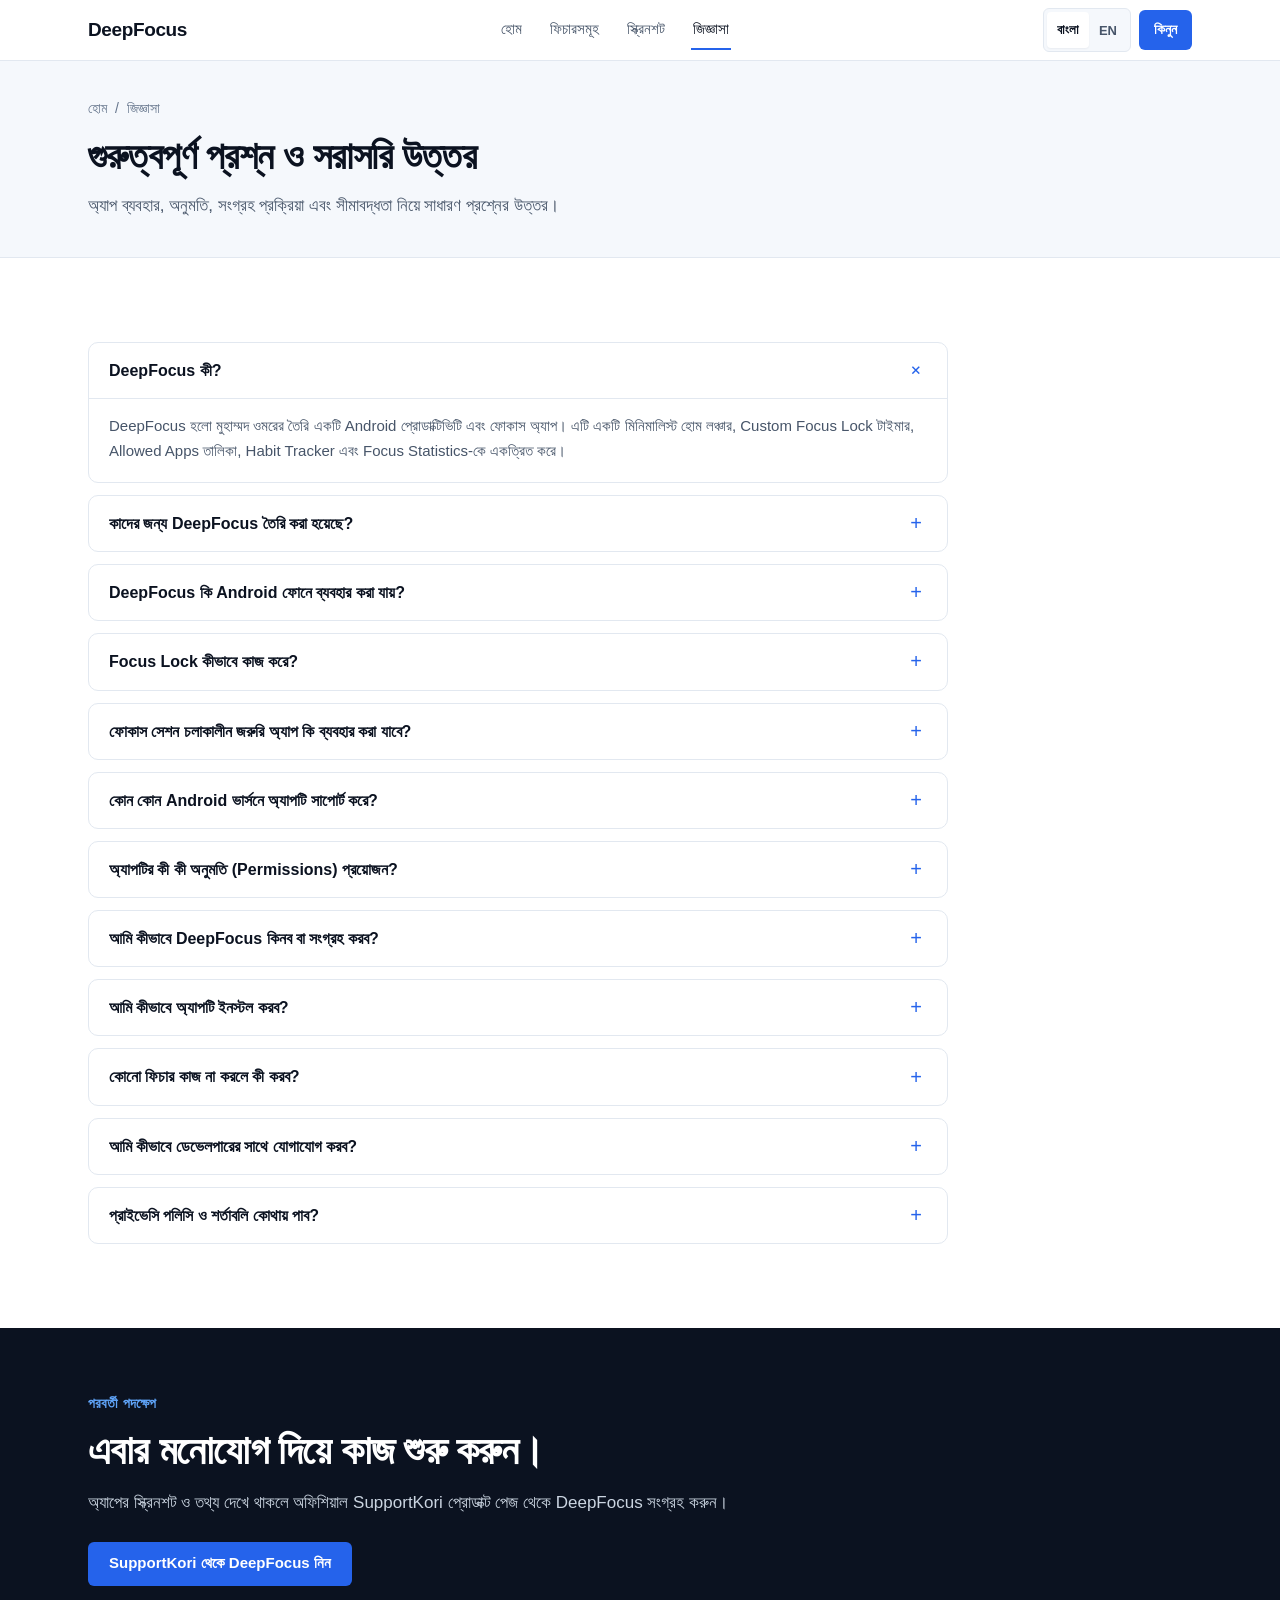
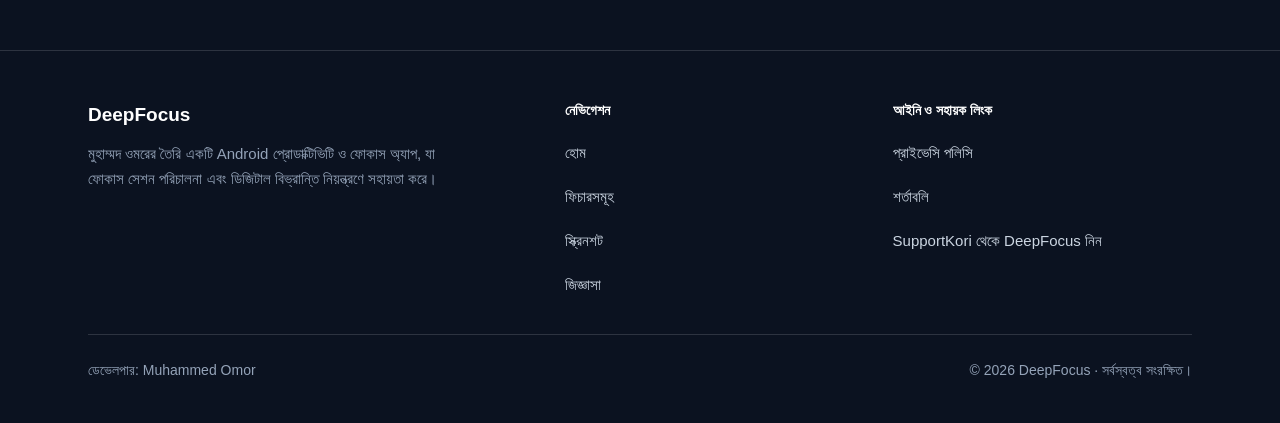
<file: faq.html>
<!doctype html>
<html lang="bn">
  <head>
    <meta charset="UTF-8" />
    <meta name="viewport" content="width=device-width, initial-scale=1.0" />
    <title>DeepFocus জিজ্ঞাসা (FAQ) – Focus Lock, Android সাপোর্ট ও সংগ্রহ তথ্য</title>
    <meta
      name="description"
      content="DeepFocus Android অ্যাপ সম্পর্কে সচরাচর জিজ্ঞাসিত প্রশ্নের সরাসরি ও সৎ উত্তর।"
    />
    <meta name="author" content="Muhammed Omor" />
    <meta name="theme-color" content="#0B1220" />

    <link rel="canonical" href="https://deepfocus.asf.run/faq.html" />

    <meta property="og:type" content="website" />
    <meta property="og:site_name" content="DeepFocus" />
    <meta property="og:url" content="https://deepfocus.asf.run/faq.html" />
    <meta property="og:locale" content="bn_BD" />
    <meta property="og:locale:alternate" content="en_BD" />
    <meta property="og:title" content="DeepFocus জিজ্ঞাসা (FAQ) – Focus Lock, Android সাপোর্ট ও সংগ্রহ তথ্য" />
    <meta
      property="og:description"
      content="DeepFocus Android অ্যাপ সম্পর্কে সচরাচর জিজ্ঞাসিত প্রশ্নের সরাসরি ও সৎ উত্তর।"
    />
    <meta property="og:image" content="https://pockethostbd.github.io/drive-one/picture/mockup-1.png" />

    <link rel="stylesheet" href="assets/css/style.css" />

    <!-- FAQPage Schema.org (Verified Facts Only) -->
    <script type="application/ld+json">
      {
        "@context": "https://schema.org",
        "@type": "FAQPage",
        "mainEntity": [
          {
            "@type": "Question",
            "name": "DeepFocus কী?",
            "acceptedAnswer": {
              "@type": "Answer",
              "text": "DeepFocus হলো মুহাম্মদ ওমরের তৈরি একটি Android প্রোডাক্টিভিটি এবং ফোকাস অ্যাপ। এটি একটি মিনিমালিস্ট হোম লঞ্চার, Custom Focus Lock টাইমার, Allowed Apps তালিকা, Habit Tracker এবং Focus Statistics-কে একত্রিত করে।"
            }
          },
          {
            "@type": "Question",
            "name": "DeepFocus কি Android ফোনে ব্যবহার করা যায়?",
            "acceptedAnswer": {
              "@type": "Answer",
              "text": "হ্যাঁ, DeepFocus Android ডিভাইসের জন্য তৈরি এবং এর অফিশিয়াল SupportKori প্রোডাক্ট পেজের মাধ্যমে এটি সংগ্রহ করা যায়।"
            }
          },
          {
            "@type": "Question",
            "name": "Focus Lock কীভাবে কাজ করে?",
            "acceptedAnswer": {
              "@type": "Answer",
              "text": "Focus Lock চালু করলে নির্ধারিত কাউন্টডাউন টাইমার শেষ না হওয়া পর্যন্ত অ্যাপের ভেতর থেকে লঞ্চার বের হওয়া ও অপ্রয়োজনীয় অ্যাপ সুইচিং নিয়ন্ত্রণ লক থাকে। তবে এটি Android সিস্টেমের স্ট্যান্ডার্ড ফ্রেমওয়ার্ক নীতিমালার অধীনে কাজ করে।"
            }
          },
          {
            "@type": "Question",
            "name": "ফোকাস সেশন চলাকালীন জরুরি অ্যাপ কি ব্যবহার করা যাবে?",
            "acceptedAnswer": {
              "@type": "Answer",
              "text": "হ্যাঁ। Allowed Apps During Focus ফিচারের মাধ্যমে সেশন শুরু করার আগেই জরুরি অ্যাপ নির্বাচন করে চালু রাখা যায়।"
            }
          },
          {
            "@type": "Question",
            "name": "আমি কীভাবে DeepFocus কিনব বা সংগ্রহ করব?",
            "acceptedAnswer": {
              "@type": "Answer",
              "text": "অফিশিয়াল SupportKori পেজ https://www.supportkori.com/muhammedomor/extras/deepfocus-app-ts3g ভিজিট করে বর্তমান মূল্য ও অ্যাক্সেস প্রক্রিয়া অনুসরণ করুন।"
            }
          }
        ]
      }
    </script>
  </head>
  <body data-page="faq">
    <a class="skip-link" href="#main-content" data-i18n="skip.content">মূল অংশে যান</a>

    <header class="site-header">
      <div class="container header-inner">
        <a href="index.html" class="brand-wordmark">DeepFocus</a>

        <nav class="desktop-nav" aria-label="প্রধান নেভিগেশন" data-i18n-aria-label="nav.primaryLabel">
          <a href="index.html" class="nav-link" data-i18n="nav.home">হোম</a>
          <a href="features.html" class="nav-link" data-i18n="nav.features">ফিচারসমূহ</a>
          <a href="index.html#screenshots" class="nav-link" data-i18n="nav.screenshots">স্ক্রিনশট</a>
          <a href="faq.html" class="nav-link" aria-current="page" data-i18n="nav.faq">জিজ্ঞাসা</a>
        </nav>

        <div class="header-actions">
          <div class="lang-switch" role="group" aria-label="ভাষা পরিবর্তন" data-i18n-aria-label="nav.langLabel">
            <button type="button" class="lang-btn" data-lang-switch="bn" aria-pressed="true">বাংলা</button>
            <button type="button" class="lang-btn" data-lang-switch="en" aria-pressed="false">EN</button>
          </div>

          <a
            href="https://www.supportkori.com/muhammedomor/extras/deepfocus-app-ts3g"
            target="_blank"
            rel="noopener noreferrer"
            class="btn btn-primary btn-sm header-cta"
            data-i18n="nav.buy"
          >কিনুন</a>

          <button
            type="button"
            id="menu-toggle"
            class="menu-toggle"
            aria-expanded="false"
            aria-controls="mobile-menu"
            aria-label="নেভিগেশন মেনু খুলুন"
          >
            <svg width="22" height="22" viewBox="0 0 24 24" fill="none" stroke="currentColor" stroke-width="2" stroke-linecap="round" aria-hidden="true">
              <line x1="3" y1="6" x2="21" y2="6"></line>
              <line x1="3" y1="12" x2="21" y2="12"></line>
              <line x1="3" y1="18" x2="21" y2="18"></line>
            </svg>
          </button>
        </div>
      </div>

      <div id="mobile-menu" class="mobile-menu" hidden>
        <ul class="mobile-nav-list">
          <li><a href="index.html" class="mobile-nav-link" data-i18n="nav.home">হোম</a></li>
          <li><a href="features.html" class="mobile-nav-link" data-i18n="nav.features">ফিচারসমূহ</a></li>
          <li><a href="index.html#screenshots" class="mobile-nav-link" data-i18n="nav.screenshots">স্ক্রিনশট</a></li>
          <li><a href="faq.html" class="mobile-nav-link" aria-current="page" data-i18n="nav.faq">জিজ্ঞাসা</a></li>
          <li><a href="privacy.html" class="mobile-nav-link" data-i18n="nav.privacy">প্রাইভেসি পলিসি</a></li>
          <li><a href="terms.html" class="mobile-nav-link" data-i18n="nav.terms">শর্তাবলি</a></li>
        </ul>
        <a
          href="https://www.supportkori.com/muhammedomor/extras/deepfocus-app-ts3g"
          target="_blank"
          rel="noopener noreferrer"
          class="btn btn-primary"
          data-i18n="hero.ctaPrimary"
        >DeepFocus কিনুন</a>
      </div>
    </header>

    <main id="main-content">
      <section class="page-hero">
        <div class="container">
          <nav class="breadcrumb" aria-label="ব্রেডক্রাম্ব" data-i18n-aria-label="nav.breadcrumb">
            <a href="index.html" data-i18n="nav.home">হোম</a>
            <span aria-hidden="true">/</span>
            <span data-i18n="nav.faq">জিজ্ঞাসা</span>
          </nav>
          <h1 class="page-title" data-i18n="faq.title">গুরুত্বপূর্ণ প্রশ্ন ও সরাসরি উত্তর</h1>
          <p class="section-lead" data-i18n="faq.lead">
            অ্যাপ ব্যবহার, অনুমতি, সংগ্রহ প্রক্রিয়া এবং সীমাবদ্ধতা নিয়ে সাধারণ প্রশ্নের উত্তর।
          </p>
        </div>
      </section>

      <section class="section">
        <div class="container">
          <div class="faq-list">
            <div class="faq-item">
              <button type="button" class="faq-question" aria-expanded="true" aria-controls="full-faq-1">
                <span data-i18n="faq.q1">DeepFocus কী?</span>
                <span class="faq-icon" aria-hidden="true">+</span>
              </button>
              <div id="full-faq-1" class="faq-panel">
                <p data-i18n="faq.a1">DeepFocus হলো মুহাম্মদ ওমরের তৈরি একটি Android প্রোডাক্টিভিটি এবং ফোকাস অ্যাপ। এটি একটি মিনিমালিস্ট হোম লঞ্চার, Custom Focus Lock টাইমার, Allowed Apps তালিকা, Habit Tracker এবং Focus Statistics-কে একত্রিত করে।</p>
              </div>
            </div>

            <div class="faq-item">
              <button type="button" class="faq-question" aria-expanded="false" aria-controls="full-faq-2">
                <span data-i18n="faq.q2">কাদের জন্য DeepFocus তৈরি করা হয়েছে?</span>
                <span class="faq-icon" aria-hidden="true">+</span>
              </button>
              <div id="full-faq-2" class="faq-panel" hidden>
                <p data-i18n="faq.a2">বাংলাদেশের স্কুল-কলেজ ও বিশ্ববিদ্যালয়ের শিক্ষার্থী, ভর্তি ও বিসিএস/চাকরি পরীক্ষার্থী, ফ্রিল্যান্সার, ডেভেলপার এবং যারা মোবাইলের অপ্রয়োজনীয় ব্যবহার কমিয়ে মনোযোগী অভ্যাস গড়তে চান—তাদের জন্য এটি তৈরি।</p>
              </div>
            </div>

            <div class="faq-item">
              <button type="button" class="faq-question" aria-expanded="false" aria-controls="full-faq-3">
                <span data-i18n="faq.q3">DeepFocus কি Android ফোনে ব্যবহার করা যায়?</span>
                <span class="faq-icon" aria-hidden="true">+</span>
              </button>
              <div id="full-faq-3" class="faq-panel" hidden>
                <p data-i18n="faq.a3">হ্যাঁ, DeepFocus Android ডিভাইসের জন্য তৈরি এবং এর অফিশিয়াল SupportKori প্রোডাক্ট পেজের মাধ্যমে এটি সংগ্রহ করা যায়।</p>
              </div>
            </div>

            <div class="faq-item">
              <button type="button" class="faq-question" aria-expanded="false" aria-controls="full-faq-4">
                <span data-i18n="faq.q4">Focus Lock কীভাবে কাজ করে?</span>
                <span class="faq-icon" aria-hidden="true">+</span>
              </button>
              <div id="full-faq-4" class="faq-panel" hidden>
                <p data-i18n="faq.a4">Focus Lock চালু করলে নির্ধারিত কাউন্টডাউন টাইমার শেষ না হওয়া পর্যন্ত অ্যাপের ভেতর থেকে লঞ্চার বের হওয়া ও অপ্রয়োজনীয় অ্যাপ সুইচিং নিয়ন্ত্রণ লক থাকে। তবে এটি Android সিস্টেমের স্ট্যান্ডার্ড ফ্রেমওয়ার্ক নীতিমালার অধীনে কাজ করে।</p>
              </div>
            </div>

            <div class="faq-item">
              <button type="button" class="faq-question" aria-expanded="false" aria-controls="full-faq-5">
                <span data-i18n="faq.q5">ফোকাস সেশন চলাকালীন জরুরি অ্যাপ কি ব্যবহার করা যাবে?</span>
                <span class="faq-icon" aria-hidden="true">+</span>
              </button>
              <div id="full-faq-5" class="faq-panel" hidden>
                <p data-i18n="faq.a5">হ্যাঁ। Allowed Apps During Focus ফিচারের মাধ্যমে সেশন শুরু করার আগেই আপনি জরুরি অ্যাপ (যেমন Phone, Messages, Maps বা পড়াশোনার অ্যাপ) নির্বাচন করে চালু রাখতে পারবেন।</p>
              </div>
            </div>

            <div class="faq-item">
              <button type="button" class="faq-question" aria-expanded="false" aria-controls="full-faq-6">
                <span data-i18n="faq.q6">কোন কোন Android ভার্সনে অ্যাপটি সাপোর্ট করে?</span>
                <span class="faq-icon" aria-hidden="true">+</span>
              </button>
              <div id="full-faq-6" class="faq-panel" hidden>
                <p data-i18n="faq.a6">সুনির্দিষ্ট নূন্যতম ও সর্বোচ্চ Android OS ভার্সনের তথ্য এই ওয়েবসাইটে নির্দিষ্ট করে দেওয়া হয়নি; সংগ্রহের আগে SupportKori প্রোডাক্ট পেজ বা ডেভেলপারের সাথে নিশ্চিত হয়ে নিন।</p>
              </div>
            </div>

            <div class="faq-item">
              <button type="button" class="faq-question" aria-expanded="false" aria-controls="full-faq-7">
                <span data-i18n="faq.q7">অ্যাপটির কী কী অনুমতি (Permissions) প্রয়োজন?</span>
                <span class="faq-icon" aria-hidden="true">+</span>
              </button>
              <div id="full-faq-7" class="faq-panel" hidden>
                <p data-i18n="faq.a7">স্ক্রিনশট ০৪ অনুযায়ী অ্যাপটি ডিফল্ট হোম লঞ্চার হিসেবে কনফিগার করতে হয়। ফোকাস লক ও স্ট্রিক্ট সেটিংস ব্লকারের জন্য অতিরিক্ত কোনো বিশেষ অনুমতির প্রয়োজন হলে তা অ্যাপ সেটআপের সময় প্রদর্শিত নির্দেশনা অনুযায়ী দিতে হয়।</p>
              </div>
            </div>

            <div class="faq-item">
              <button type="button" class="faq-question" aria-expanded="false" aria-controls="full-faq-8">
                <span data-i18n="faq.q8">আমি কীভাবে DeepFocus কিনব বা সংগ্রহ করব?</span>
                <span class="faq-icon" aria-hidden="true">+</span>
              </button>
              <div id="full-faq-8" class="faq-panel" hidden>
                <p data-i18n="faq.a8">এই ওয়েবসাইটের 'DeepFocus কিনুন' বা 'কিনুন' বাটনে ক্লিক করে অফিশিয়াল SupportKori পেজে যান এবং সেখানে দেওয়া বর্তমান মূল্য ও অ্যাক্সেস প্রক্রিয়া অনুসরণ করুন।</p>
              </div>
            </div>

            <div class="faq-item">
              <button type="button" class="faq-question" aria-expanded="false" aria-controls="full-faq-9">
                <span data-i18n="faq.q9">আমি কীভাবে অ্যাপটি ইনস্টল করব?</span>
                <span class="faq-icon" aria-hidden="true">+</span>
              </button>
              <div id="full-faq-9" class="faq-panel" hidden>
                <p data-i18n="faq.a9">SupportKori-তে সংগ্রহ সম্পন্ন করার পর আপনার SupportKori লাইব্রেরি বা ডাউনলোড অংশে দেওয়া অফিশিয়াল ফাইল ও ডেভেলপারের ইনস্টলেশন নির্দেশনা অনুসরণ করুন।</p>
              </div>
            </div>

            <div class="faq-item">
              <button type="button" class="faq-question" aria-expanded="false" aria-controls="full-faq-10">
                <span data-i18n="faq.q10">কোনো ফিচার কাজ না করলে কী করব?</span>
                <span class="faq-icon" aria-hidden="true">+</span>
              </button>
              <div id="full-faq-10" class="faq-panel" hidden>
                <p data-i18n="faq.a10">প্রথমে অ্যাপের Settings ট্যাব থেকে Launcher Configuration এবং Android Limitations অংশ দেখুন, এবং প্রয়োজনীয় অনুমতি ও ব্যাটারি অপটিমাইজেশন সেটিংস ঠিক আছে কি না যাচাই করুন।</p>
              </div>
            </div>

            <div class="faq-item">
              <button type="button" class="faq-question" aria-expanded="false" aria-controls="full-faq-11">
                <span data-i18n="faq.q11">আমি কীভাবে ডেভেলপারের সাথে যোগাযোগ করব?</span>
                <span class="faq-icon" aria-hidden="true">+</span>
              </button>
              <div id="full-faq-11" class="faq-panel" hidden>
                <p data-i18n="faq.a11">অফিশিয়াল SupportKori প্রোডাক্ট পেজে থাকা 'Contact seller' অপশনের মাধ্যমে ডেভেলপার মুহাম্মদ ওমরের সাথে যোগাযোগ করুন।</p>
              </div>
            </div>

            <div class="faq-item">
              <button type="button" class="faq-question" aria-expanded="false" aria-controls="full-faq-12">
                <span data-i18n="faq.q12">প্রাইভেসি পলিসি ও শর্তাবলি কোথায় পাব?</span>
                <span class="faq-icon" aria-hidden="true">+</span>
              </button>
              <div id="full-faq-12" class="faq-panel" hidden>
                <p data-i18n="faq.a12">এই ওয়েবসাইটের প্রাইভেসি পলিসি (privacy.html) এবং শর্তাবলি (terms.html) পেজে বিস্তারিত তথ্য দেওয়া আছে।</p>
              </div>
            </div>
          </div>
        </div>
      </section>

      <section class="cta-section surface-dark">
        <div class="container">
          <div class="cta-box">
            <span class="eyebrow" data-i18n="cta.eyebrow">পরবর্তী পদক্ষেপ</span>
            <h2 class="cta-title" data-i18n="cta.title">এবার মনোযোগ দিয়ে কাজ শুরু করুন।</h2>
            <p class="cta-desc" data-i18n="cta.desc">অ্যাপের স্ক্রিনশট ও তথ্য দেখে থাকলে অফিশিয়াল SupportKori প্রোডাক্ট পেজ থেকে DeepFocus সংগ্রহ করুন।</p>
            <a href="https://www.supportkori.com/muhammedomor/extras/deepfocus-app-ts3g" target="_blank" rel="noopener noreferrer" class="btn btn-primary" data-i18n="cta.button">SupportKori থেকে DeepFocus নিন</a>
          </div>
        </div>
      </section>
    </main>

    <footer class="site-footer">
      <div class="container">
        <div class="footer-grid">
          <div>
            <a href="index.html" class="footer-brand">DeepFocus</a>
            <p class="footer-desc" data-i18n="footer.desc">মুহাম্মদ ওমরের তৈরি একটি Android প্রোডাক্টিভিটি ও ফোকাস অ্যাপ, যা ফোকাস সেশন পরিচালনা এবং ডিজিটাল বিভ্রান্তি নিয়ন্ত্রণে সহায়তা করে।</p>
          </div>
          <div>
            <h3 class="footer-heading" data-i18n="footer.navHeading">নেভিগেশন</h3>
            <ul class="footer-links">
              <li><a href="index.html" data-i18n="nav.home">হোম</a></li>
              <li><a href="features.html" data-i18n="nav.features">ফিচারসমূহ</a></li>
              <li><a href="index.html#screenshots" data-i18n="nav.screenshots">স্ক্রিনশট</a></li>
              <li><a href="faq.html" data-i18n="nav.faq">জিজ্ঞাসা</a></li>
            </ul>
          </div>
          <div>
            <h3 class="footer-heading" data-i18n="footer.infoHeading">আইনি ও সহায়ক লিংক</h3>
            <ul class="footer-links">
              <li><a href="privacy.html" data-i18n="nav.privacy">প্রাইভেসি পলিসি</a></li>
              <li><a href="terms.html" data-i18n="nav.terms">শর্তাবলি</a></li>
              <li><a href="https://www.supportkori.com/muhammedomor/extras/deepfocus-app-ts3g" target="_blank" rel="noopener noreferrer" data-i18n="cta.button">SupportKori থেকে DeepFocus নিন</a></li>
            </ul>
          </div>
        </div>
        <div class="footer-bottom">
          <span data-i18n="footer.dev">ডেভেলপার: Muhammed Omor</span>
          <span>&copy; <span id="current-year">2026</span> DeepFocus · <span data-i18n="footer.rights">সর্বস্বত্ব সংরক্ষিত।</span></span>
        </div>
      </div>
    </footer>

    <script src="assets/js/main.js" defer></script>
  </body>
</html>
</file>
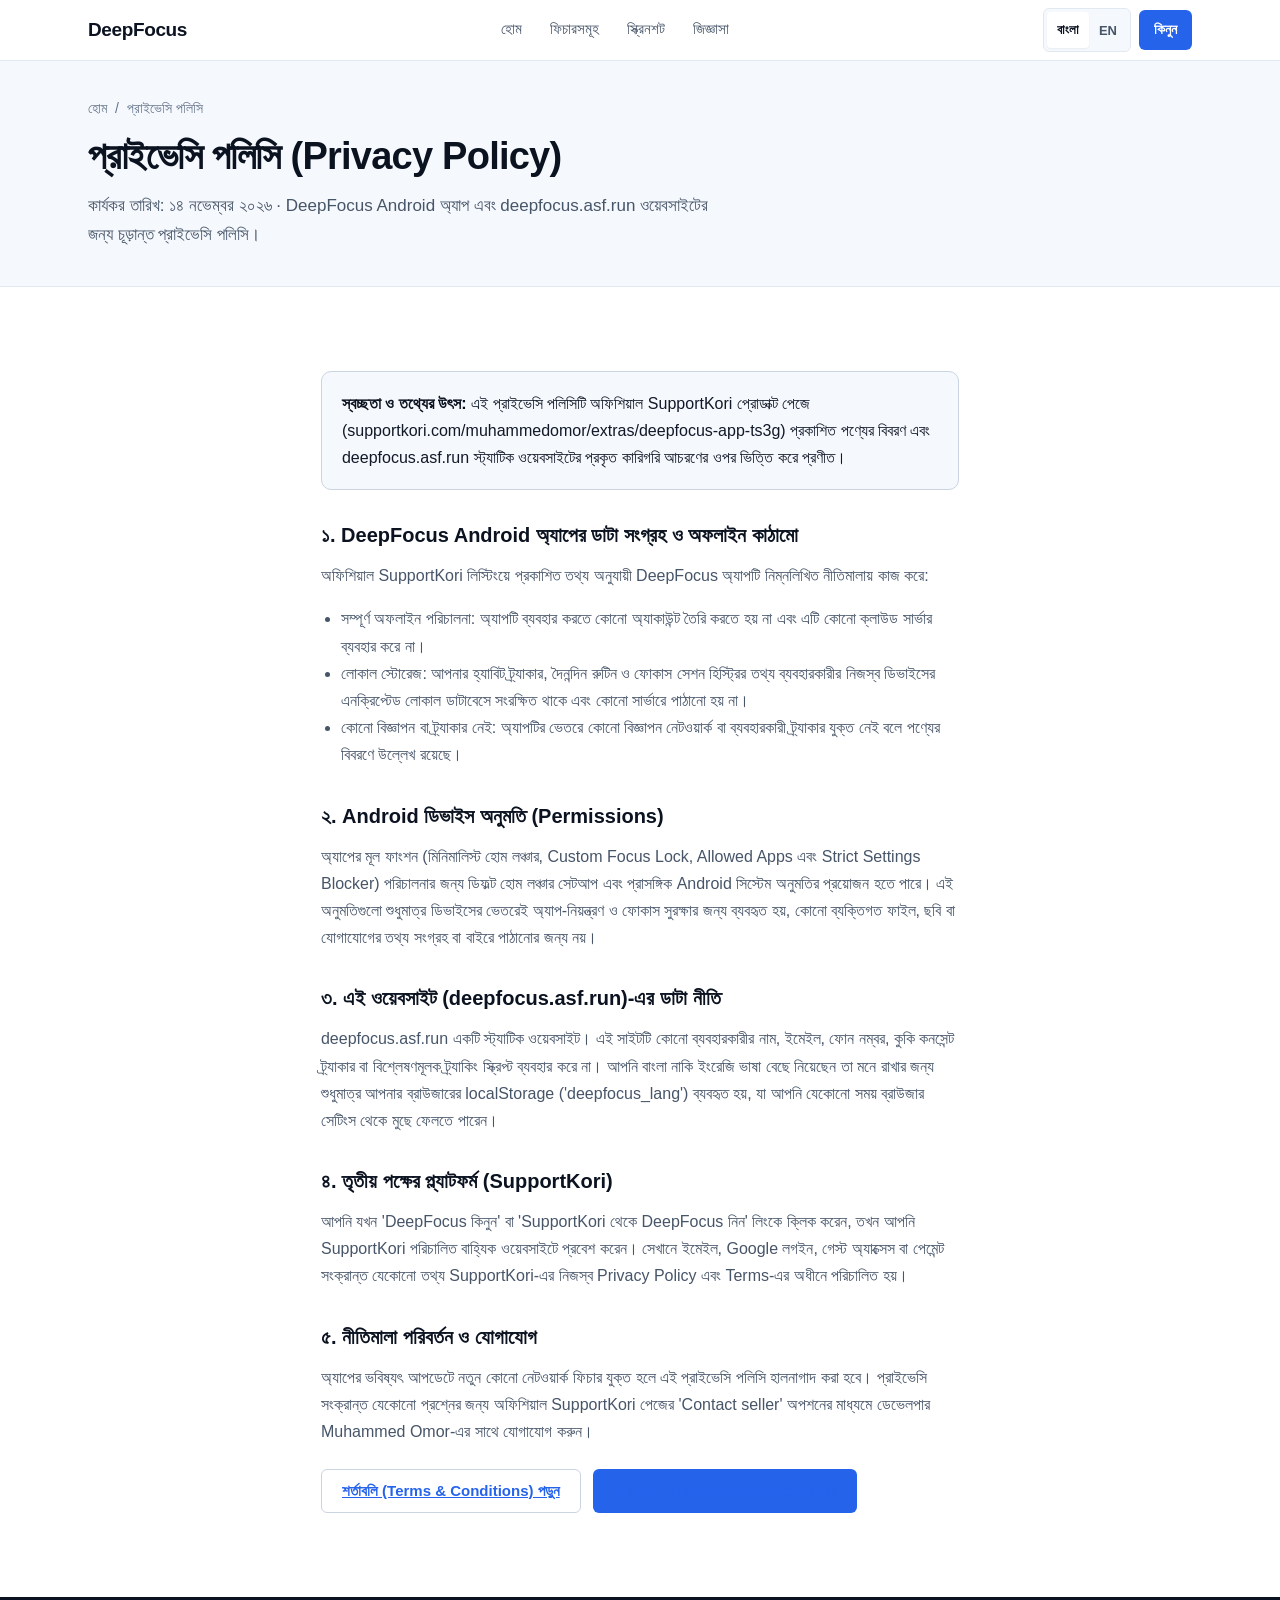
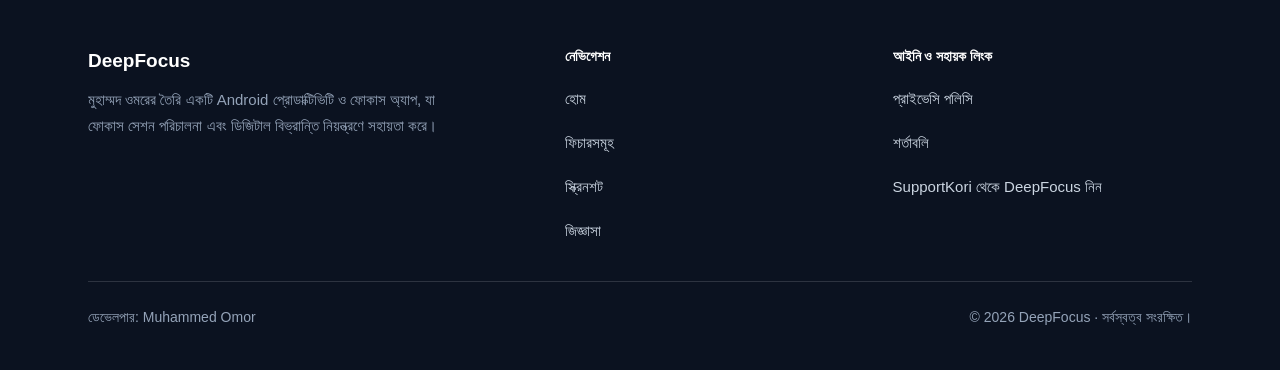
<file: privacy.html>
<!doctype html>
<html lang="bn">
  <head>
    <meta charset="UTF-8" />
    <meta name="viewport" content="width=device-width, initial-scale=1.0" />
    <title>প্রাইভেসি পলিসি – DeepFocus অ্যাপ ও ওয়েবসাইট</title>
    <meta
      name="description"
      content="DeepFocus Android অ্যাপ এবং deepfocus.asf.run ওয়েবসাইটের চূড়ান্ত প্রাইভেসি পলিসি ও ডাটা সুরক্ষা তথ্য।"
    />
    <meta name="author" content="Muhammed Omor" />
    <meta name="theme-color" content="#0B1220" />

    <link rel="canonical" href="https://deepfocus.asf.run/privacy.html" />

    <meta property="og:type" content="website" />
    <meta property="og:site_name" content="DeepFocus" />
    <meta property="og:url" content="https://deepfocus.asf.run/privacy.html" />
    <meta property="og:locale" content="bn_BD" />
    <meta property="og:locale:alternate" content="en_BD" />
    <meta property="og:title" content="প্রাইভেসি পলিসি – DeepFocus অ্যাপ ও ওয়েবসাইট" />
    <meta
      property="og:description"
      content="DeepFocus Android অ্যাপ এবং deepfocus.asf.run ওয়েবসাইটের চূড়ান্ত প্রাইভেসি পলিসি ও ডাটা সুরক্ষা তথ্য।"
    />

    <link rel="stylesheet" href="assets/css/style.css" />
  </head>
  <body data-page="privacy">
    <a class="skip-link" href="#main-content" data-i18n="skip.content">মূল অংশে যান</a>

    <header class="site-header">
      <div class="container header-inner">
        <a href="index.html" class="brand-wordmark">DeepFocus</a>

        <nav class="desktop-nav" aria-label="প্রধান নেভিগেশন" data-i18n-aria-label="nav.primaryLabel">
          <a href="index.html" class="nav-link" data-i18n="nav.home">হোম</a>
          <a href="features.html" class="nav-link" data-i18n="nav.features">ফিচারসমূহ</a>
          <a href="index.html#screenshots" class="nav-link" data-i18n="nav.screenshots">স্ক্রিনশট</a>
          <a href="faq.html" class="nav-link" data-i18n="nav.faq">জিজ্ঞাসা</a>
        </nav>

        <div class="header-actions">
          <div class="lang-switch" role="group" aria-label="ভাষা পরিবর্তন" data-i18n-aria-label="nav.langLabel">
            <button type="button" class="lang-btn" data-lang-switch="bn" aria-pressed="true">বাংলা</button>
            <button type="button" class="lang-btn" data-lang-switch="en" aria-pressed="false">EN</button>
          </div>

          <a
            href="https://www.supportkori.com/muhammedomor/extras/deepfocus-app-ts3g"
            target="_blank"
            rel="noopener noreferrer"
            class="btn btn-primary btn-sm header-cta"
            data-i18n="nav.buy"
          >কিনুন</a>

          <button
            type="button"
            id="menu-toggle"
            class="menu-toggle"
            aria-expanded="false"
            aria-controls="mobile-menu"
            aria-label="নেভিগেশন মেনু খুলুন"
          >
            <svg width="22" height="22" viewBox="0 0 24 24" fill="none" stroke="currentColor" stroke-width="2" stroke-linecap="round" aria-hidden="true">
              <line x1="3" y1="6" x2="21" y2="6"></line>
              <line x1="3" y1="12" x2="21" y2="12"></line>
              <line x1="3" y1="18" x2="21" y2="18"></line>
            </svg>
          </button>
        </div>
      </div>

      <div id="mobile-menu" class="mobile-menu" hidden>
        <ul class="mobile-nav-list">
          <li><a href="index.html" class="mobile-nav-link" data-i18n="nav.home">হোম</a></li>
          <li><a href="features.html" class="mobile-nav-link" data-i18n="nav.features">ফিচারসমূহ</a></li>
          <li><a href="index.html#screenshots" class="mobile-nav-link" data-i18n="nav.screenshots">স্ক্রিনশট</a></li>
          <li><a href="faq.html" class="mobile-nav-link" data-i18n="nav.faq">জিজ্ঞাসা</a></li>
          <li><a href="privacy.html" class="mobile-nav-link" aria-current="page" data-i18n="nav.privacy">প্রাইভেসি পলিসি</a></li>
          <li><a href="terms.html" class="mobile-nav-link" data-i18n="nav.terms">শর্তাবলি</a></li>
        </ul>
        <a
          href="https://www.supportkori.com/muhammedomor/extras/deepfocus-app-ts3g"
          target="_blank"
          rel="noopener noreferrer"
          class="btn btn-primary"
          data-i18n="hero.ctaPrimary"
        >DeepFocus কিনুন</a>
      </div>
    </header>

    <main id="main-content">
      <section class="page-hero">
        <div class="container">
          <nav class="breadcrumb" aria-label="ব্রেডক্রাম্ব" data-i18n-aria-label="nav.breadcrumb">
            <a href="index.html" data-i18n="nav.home">হোম</a>
            <span aria-hidden="true">/</span>
            <span data-i18n="nav.privacy">প্রাইভেসি পলিসি</span>
          </nav>
          <h1 class="page-title" data-i18n="privacyPage.title">প্রাইভেসি পলিসি (Privacy Policy)</h1>
          <p class="section-lead" data-i18n="privacyPage.lead">
            কার্যকর তারিখ: ১৪ নভেম্বর ২০২৬ · DeepFocus Android অ্যাপ এবং deepfocus.asf.run ওয়েবসাইটের জন্য চূড়ান্ত প্রাইভেসি পলিসি।
          </p>
        </div>
      </section>

      <section class="section">
        <div class="container prose-block">
          <div class="notice-box">
            <strong data-i18n="privacyPage.noticeTitle">স্বচ্ছতা ও তথ্যের উৎস:</strong>
            <span data-i18n="privacyPage.noticeBody">
              এই প্রাইভেসি পলিসিটি অফিশিয়াল SupportKori প্রোডাক্ট পেজে (supportkori.com/muhammedomor/extras/deepfocus-app-ts3g) প্রকাশিত পণ্যের বিবরণ এবং deepfocus.asf.run স্ট্যাটিক ওয়েবসাইটের প্রকৃত কারিগরি আচরণের ওপর ভিত্তি করে প্রণীত।
            </span>
          </div>

          <h2 data-i18n="privacyPage.h1">১. DeepFocus Android অ্যাপের ডাটা সংগ্রহ ও অফলাইন কাঠামো</h2>
          <p data-i18n="privacyPage.p1">
            অফিশিয়াল SupportKori লিস্টিংয়ে প্রকাশিত তথ্য অনুযায়ী DeepFocus অ্যাপটি নিম্নলিখিত নীতিমালায় কাজ করে:
          </p>
          <ul>
            <li data-i18n="privacyPage.li1">সম্পূর্ণ অফলাইন পরিচালনা: অ্যাপটি ব্যবহার করতে কোনো অ্যাকাউন্ট তৈরি করতে হয় না এবং এটি কোনো ক্লাউড সার্ভার ব্যবহার করে না।</li>
            <li data-i18n="privacyPage.li2">লোকাল স্টোরেজ: আপনার হ্যাবিট ট্র্যাকার, দৈনন্দিন রুটিন ও ফোকাস সেশন হিস্ট্রির তথ্য ব্যবহারকারীর নিজস্ব ডিভাইসের এনক্রিপ্টেড লোকাল ডাটাবেসে সংরক্ষিত থাকে এবং কোনো সার্ভারে পাঠানো হয় না।</li>
            <li data-i18n="privacyPage.li3">কোনো বিজ্ঞাপন বা ট্র্যাকার নেই: অ্যাপটির ভেতরে কোনো বিজ্ঞাপন নেটওয়ার্ক বা ব্যবহারকারী ট্র্যাকার যুক্ত নেই বলে পণ্যের বিবরণে উল্লেখ রয়েছে।</li>
          </ul>

          <h2 data-i18n="privacyPage.h2">২. Android ডিভাইস অনুমতি (Permissions)</h2>
          <p data-i18n="privacyPage.p2">
            অ্যাপের মূল ফাংশন (মিনিমালিস্ট হোম লঞ্চার, Custom Focus Lock, Allowed Apps এবং Strict Settings Blocker) পরিচালনার জন্য ডিফল্ট হোম লঞ্চার সেটআপ এবং প্রাসঙ্গিক Android সিস্টেম অনুমতির প্রয়োজন হতে পারে। এই অনুমতিগুলো শুধুমাত্র ডিভাইসের ভেতরেই অ্যাপ-নিয়ন্ত্রণ ও ফোকাস সুরক্ষার জন্য ব্যবহৃত হয়, কোনো ব্যক্তিগত ফাইল, ছবি বা যোগাযোগের তথ্য সংগ্রহ বা বাইরে পাঠানোর জন্য নয়।
          </p>

          <h2 data-i18n="privacyPage.h3">৩. এই ওয়েবসাইট (deepfocus.asf.run)-এর ডাটা নীতি</h2>
          <p data-i18n="privacyPage.p3">
            deepfocus.asf.run একটি স্ট্যাটিক ওয়েবসাইট। এই সাইটটি কোনো ব্যবহারকারীর নাম, ইমেইল, ফোন নম্বর, কুকি কনসেন্ট ট্র্যাকার বা বিশ্লেষণমূলক ট্র্যাকিং স্ক্রিপ্ট ব্যবহার করে না। আপনি বাংলা নাকি ইংরেজি ভাষা বেছে নিয়েছেন তা মনে রাখার জন্য শুধুমাত্র আপনার ব্রাউজারের localStorage ('deepfocus_lang') ব্যবহৃত হয়, যা আপনি যেকোনো সময় ব্রাউজার সেটিংস থেকে মুছে ফেলতে পারেন।
          </p>

          <h2 data-i18n="privacyPage.h4">৪. তৃতীয় পক্ষের প্ল্যাটফর্ম (SupportKori)</h2>
          <p data-i18n="privacyPage.p4">
            আপনি যখন 'DeepFocus কিনুন' বা 'SupportKori থেকে DeepFocus নিন' লিংকে ক্লিক করেন, তখন আপনি SupportKori পরিচালিত বাহ্যিক ওয়েবসাইটে প্রবেশ করেন। সেখানে ইমেইল, Google লগইন, গেস্ট অ্যাক্সেস বা পেমেন্ট সংক্রান্ত যেকোনো তথ্য SupportKori-এর নিজস্ব Privacy Policy এবং Terms-এর অধীনে পরিচালিত হয়।
          </p>

          <h2 data-i18n="privacyPage.h5">৫. নীতিমালা পরিবর্তন ও যোগাযোগ</h2>
          <p data-i18n="privacyPage.p5">
            অ্যাপের ভবিষ্যৎ আপডেটে নতুন কোনো নেটওয়ার্ক ফিচার যুক্ত হলে এই প্রাইভেসি পলিসি হালনাগাদ করা হবে। প্রাইভেসি সংক্রান্ত যেকোনো প্রশ্নের জন্য অফিশিয়াল SupportKori পেজের 'Contact seller' অপশনের মাধ্যমে ডেভেলপার Muhammed Omor-এর সাথে যোগাযোগ করুন।
          </p>

          <div class="inline-actions">
            <a href="terms.html" class="btn btn-secondary" data-i18n="privacy.termsBtn">শর্তাবলি (Terms &amp; Conditions) পড়ুন</a>
            <a href="https://www.supportkori.com/muhammedomor/extras/deepfocus-app-ts3g" target="_blank" rel="noopener noreferrer" class="btn btn-primary" data-i18n="cta.button">SupportKori থেকে DeepFocus নিন</a>
          </div>
        </div>
      </section>
    </main>

    <footer class="site-footer">
      <div class="container">
        <div class="footer-grid">
          <div>
            <a href="index.html" class="footer-brand">DeepFocus</a>
            <p class="footer-desc" data-i18n="footer.desc">মুহাম্মদ ওমরের তৈরি একটি Android প্রোডাক্টিভিটি ও ফোকাস অ্যাপ, যা ফোকাস সেশন পরিচালনা এবং ডিজিটাল বিভ্রান্তি নিয়ন্ত্রণে সহায়তা করে।</p>
          </div>
          <div>
            <h3 class="footer-heading" data-i18n="footer.navHeading">নেভিগেশন</h3>
            <ul class="footer-links">
              <li><a href="index.html" data-i18n="nav.home">হোম</a></li>
              <li><a href="features.html" data-i18n="nav.features">ফিচারসমূহ</a></li>
              <li><a href="index.html#screenshots" data-i18n="nav.screenshots">স্ক্রিনশট</a></li>
              <li><a href="faq.html" data-i18n="nav.faq">জিজ্ঞাসা</a></li>
            </ul>
          </div>
          <div>
            <h3 class="footer-heading" data-i18n="footer.infoHeading">আইনি ও সহায়ক লিংক</h3>
            <ul class="footer-links">
              <li><a href="privacy.html" data-i18n="nav.privacy">প্রাইভেসি পলিসি</a></li>
              <li><a href="terms.html" data-i18n="nav.terms">শর্তাবলি</a></li>
              <li><a href="https://www.supportkori.com/muhammedomor/extras/deepfocus-app-ts3g" target="_blank" rel="noopener noreferrer" data-i18n="cta.button">SupportKori থেকে DeepFocus নিন</a></li>
            </ul>
          </div>
        </div>
        <div class="footer-bottom">
          <span data-i18n="footer.dev">ডেভেলপার: Muhammed Omor</span>
          <span>&copy; <span id="current-year">2026</span> DeepFocus · <span data-i18n="footer.rights">সর্বস্বত্ব সংরক্ষিত।</span></span>
        </div>
      </div>
    </footer>

    <script src="assets/js/main.js" defer></script>
  </body>
</html>
</file>
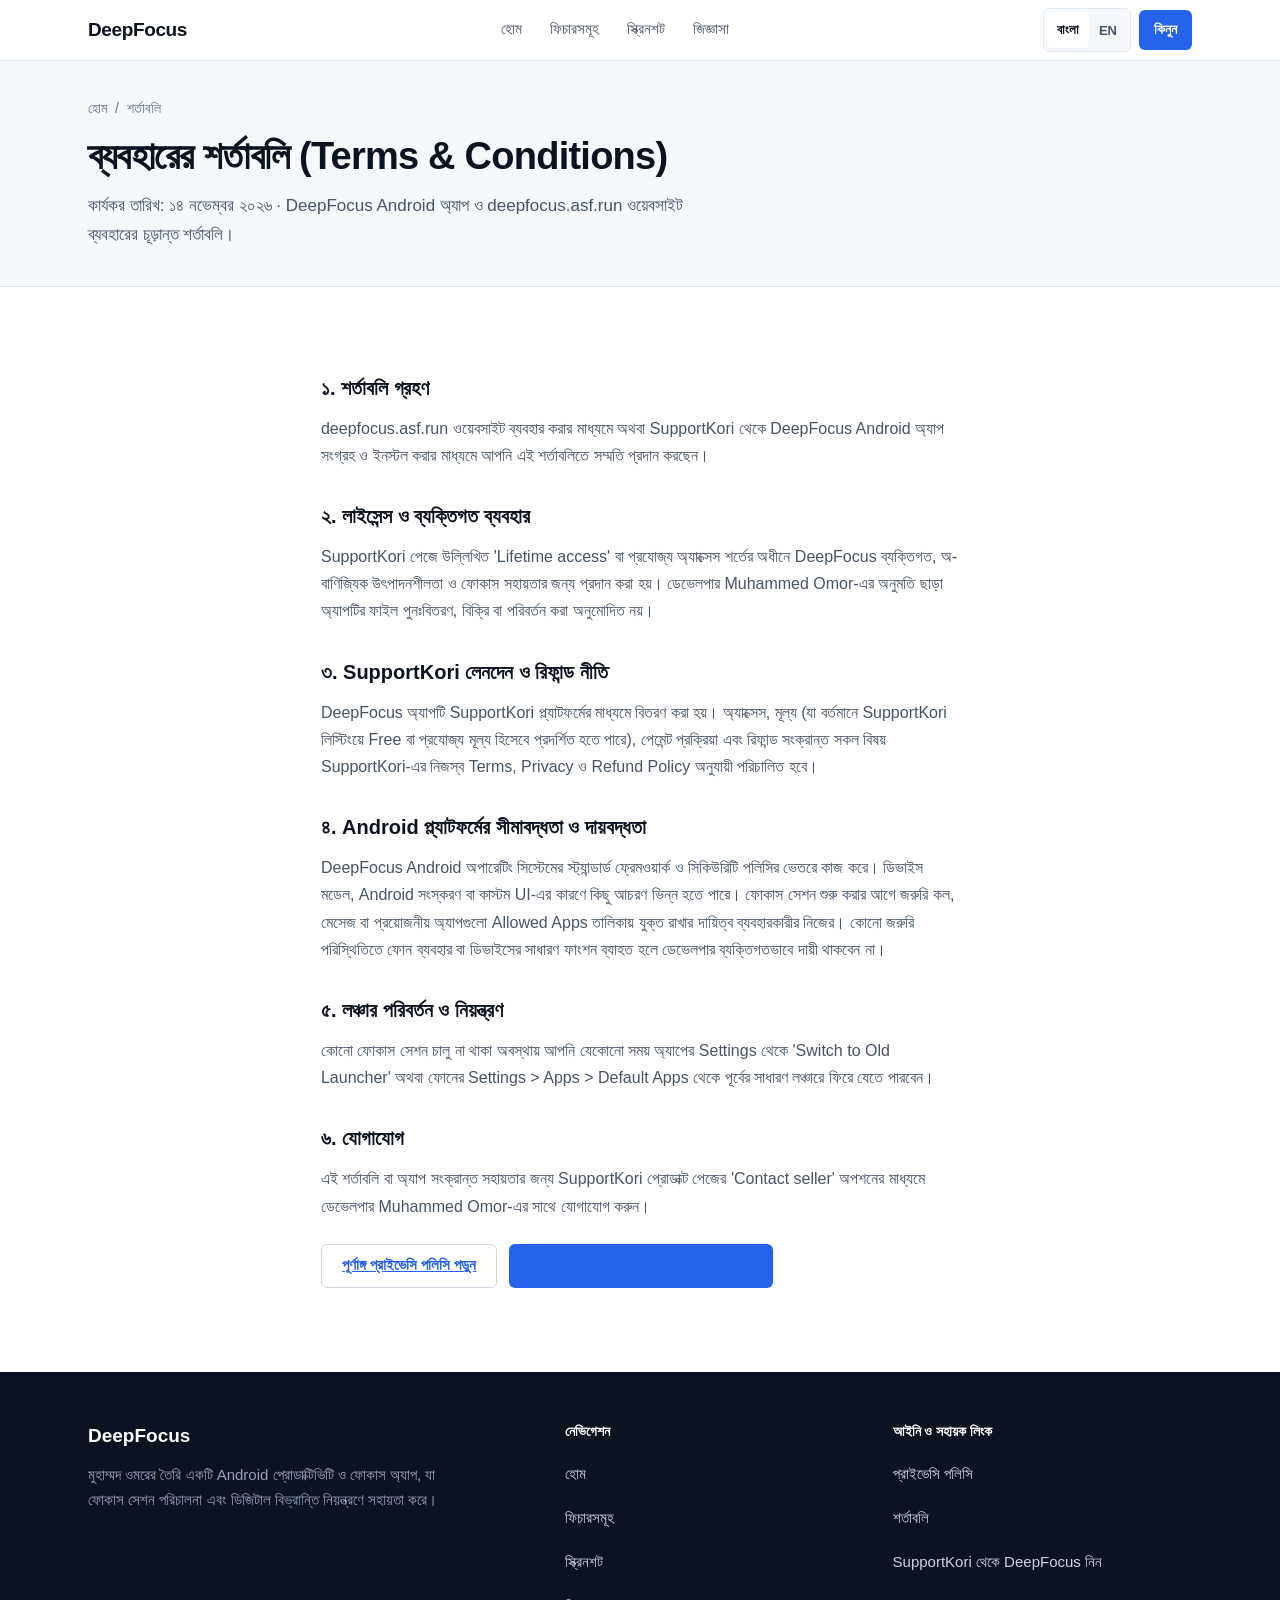
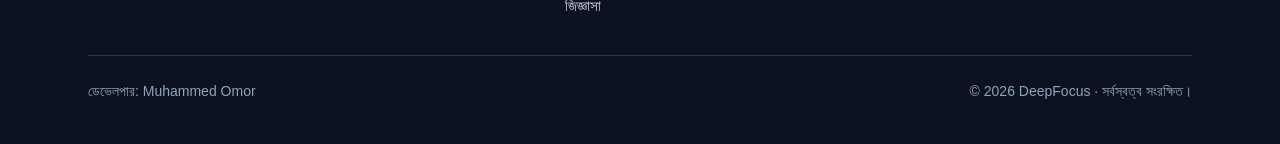
<file: terms.html>
<!doctype html>
<html lang="bn">
  <head>
    <meta charset="UTF-8" />
    <meta name="viewport" content="width=device-width, initial-scale=1.0" />
    <title>শর্তাবলি (Terms &amp; Conditions) – DeepFocus</title>
    <meta
      name="description"
      content="DeepFocus Android অ্যাপ ও deepfocus.asf.run ওয়েবসাইট ব্যবহারের চূড়ান্ত শর্তাবলি এবং SupportKori ক্রয় সংক্রান্ত নির্দেশিকা।"
    />
    <meta name="author" content="Muhammed Omor" />
    <meta name="theme-color" content="#0B1220" />

    <link rel="canonical" href="https://deepfocus.asf.run/terms.html" />

    <meta property="og:type" content="website" />
    <meta property="og:site_name" content="DeepFocus" />
    <meta property="og:url" content="https://deepfocus.asf.run/terms.html" />
    <meta property="og:locale" content="bn_BD" />
    <meta property="og:locale:alternate" content="en_BD" />
    <meta property="og:title" content="শর্তাবলি (Terms &amp; Conditions) – DeepFocus" />
    <meta
      property="og:description"
      content="DeepFocus Android অ্যাপ ও deepfocus.asf.run ওয়েবসাইট ব্যবহারের চূড়ান্ত শর্তাবলি এবং SupportKori ক্রয় সংক্রান্ত নির্দেশিকা।"
    />

    <link rel="stylesheet" href="assets/css/style.css" />
  </head>
  <body data-page="terms">
    <a class="skip-link" href="#main-content" data-i18n="skip.content">মূল অংশে যান</a>

    <header class="site-header">
      <div class="container header-inner">
        <a href="index.html" class="brand-wordmark">DeepFocus</a>

        <nav class="desktop-nav" aria-label="প্রধান নেভিগেশন" data-i18n-aria-label="nav.primaryLabel">
          <a href="index.html" class="nav-link" data-i18n="nav.home">হোম</a>
          <a href="features.html" class="nav-link" data-i18n="nav.features">ফিচারসমূহ</a>
          <a href="index.html#screenshots" class="nav-link" data-i18n="nav.screenshots">স্ক্রিনশট</a>
          <a href="faq.html" class="nav-link" data-i18n="nav.faq">জিজ্ঞাসা</a>
        </nav>

        <div class="header-actions">
          <div class="lang-switch" role="group" aria-label="ভাষা পরিবর্তন" data-i18n-aria-label="nav.langLabel">
            <button type="button" class="lang-btn" data-lang-switch="bn" aria-pressed="true">বাংলা</button>
            <button type="button" class="lang-btn" data-lang-switch="en" aria-pressed="false">EN</button>
          </div>

          <a
            href="https://www.supportkori.com/muhammedomor/extras/deepfocus-app-ts3g"
            target="_blank"
            rel="noopener noreferrer"
            class="btn btn-primary btn-sm header-cta"
            data-i18n="nav.buy"
          >কিনুন</a>

          <button
            type="button"
            id="menu-toggle"
            class="menu-toggle"
            aria-expanded="false"
            aria-controls="mobile-menu"
            aria-label="নেভিগেশন মেনু খুলুন"
          >
            <svg width="22" height="22" viewBox="0 0 24 24" fill="none" stroke="currentColor" stroke-width="2" stroke-linecap="round" aria-hidden="true">
              <line x1="3" y1="6" x2="21" y2="6"></line>
              <line x1="3" y1="12" x2="21" y2="12"></line>
              <line x1="3" y1="18" x2="21" y2="18"></line>
            </svg>
          </button>
        </div>
      </div>

      <div id="mobile-menu" class="mobile-menu" hidden>
        <ul class="mobile-nav-list">
          <li><a href="index.html" class="mobile-nav-link" data-i18n="nav.home">হোম</a></li>
          <li><a href="features.html" class="mobile-nav-link" data-i18n="nav.features">ফিচারসমূহ</a></li>
          <li><a href="index.html#screenshots" class="mobile-nav-link" data-i18n="nav.screenshots">স্ক্রিনশট</a></li>
          <li><a href="faq.html" class="mobile-nav-link" data-i18n="nav.faq">জিজ্ঞাসা</a></li>
          <li><a href="privacy.html" class="mobile-nav-link" data-i18n="nav.privacy">প্রাইভেসি পলিসি</a></li>
          <li><a href="terms.html" class="mobile-nav-link" aria-current="page" data-i18n="nav.terms">শর্তাবলি</a></li>
        </ul>
        <a
          href="https://www.supportkori.com/muhammedomor/extras/deepfocus-app-ts3g"
          target="_blank"
          rel="noopener noreferrer"
          class="btn btn-primary"
          data-i18n="hero.ctaPrimary"
        >DeepFocus কিনুন</a>
      </div>
    </header>

    <main id="main-content">
      <section class="page-hero">
        <div class="container">
          <nav class="breadcrumb" aria-label="ব্রেডক্রাম্ব" data-i18n-aria-label="nav.breadcrumb">
            <a href="index.html" data-i18n="nav.home">হোম</a>
            <span aria-hidden="true">/</span>
            <span data-i18n="nav.terms">শর্তাবলি</span>
          </nav>
          <h1 class="page-title" data-i18n="termsPage.title">ব্যবহারের শর্তাবলি (Terms &amp; Conditions)</h1>
          <p class="section-lead" data-i18n="termsPage.lead">
            কার্যকর তারিখ: ১৪ নভেম্বর ২০২৬ · DeepFocus Android অ্যাপ ও deepfocus.asf.run ওয়েবসাইট ব্যবহারের চূড়ান্ত শর্তাবলি।
          </p>
        </div>
      </section>

      <section class="section">
        <div class="container prose-block">
          <h2 data-i18n="termsPage.h1">১. শর্তাবলি গ্রহণ</h2>
          <p data-i18n="termsPage.p1">
            deepfocus.asf.run ওয়েবসাইট ব্যবহার করার মাধ্যমে অথবা SupportKori থেকে DeepFocus Android অ্যাপ সংগ্রহ ও ইনস্টল করার মাধ্যমে আপনি এই শর্তাবলিতে সম্মতি প্রদান করছেন।
          </p>

          <h2 data-i18n="termsPage.h2">২. লাইসেন্স ও ব্যক্তিগত ব্যবহার</h2>
          <p data-i18n="termsPage.p2">
            SupportKori পেজে উল্লিখিত 'Lifetime access' বা প্রযোজ্য অ্যাক্সেস শর্তের অধীনে DeepFocus ব্যক্তিগত, অ-বাণিজ্যিক উৎপাদনশীলতা ও ফোকাস সহায়তার জন্য প্রদান করা হয়। ডেভেলপার Muhammed Omor-এর অনুমতি ছাড়া অ্যাপটির ফাইল পুনঃবিতরণ, বিক্রি বা পরিবর্তন করা অনুমোদিত নয়।
          </p>

          <h2 data-i18n="termsPage.h3">৩. SupportKori লেনদেন ও রিফান্ড নীতি</h2>
          <p data-i18n="termsPage.p3">
            DeepFocus অ্যাপটি SupportKori প্ল্যাটফর্মের মাধ্যমে বিতরণ করা হয়। অ্যাক্সেস, মূল্য (যা বর্তমানে SupportKori লিস্টিংয়ে Free বা প্রযোজ্য মূল্য হিসেবে প্রদর্শিত হতে পারে), পেমেন্ট প্রক্রিয়া এবং রিফান্ড সংক্রান্ত সকল বিষয় SupportKori-এর নিজস্ব Terms, Privacy ও Refund Policy অনুযায়ী পরিচালিত হবে।
          </p>

          <h2 data-i18n="termsPage.h4">৪. Android প্ল্যাটফর্মের সীমাবদ্ধতা ও দায়বদ্ধতা</h2>
          <p data-i18n="termsPage.p4">
            DeepFocus Android অপারেটিং সিস্টেমের স্ট্যান্ডার্ড ফ্রেমওয়ার্ক ও সিকিউরিটি পলিসির ভেতরে কাজ করে। ডিভাইস মডেল, Android সংস্করণ বা কাস্টম UI-এর কারণে কিছু আচরণ ভিন্ন হতে পারে। ফোকাস সেশন শুরু করার আগে জরুরি কল, মেসেজ বা প্রয়োজনীয় অ্যাপগুলো Allowed Apps তালিকায় যুক্ত রাখার দায়িত্ব ব্যবহারকারীর নিজের। কোনো জরুরি পরিস্থিতিতে ফোন ব্যবহার বা ডিভাইসের সাধারণ ফাংশন ব্যাহত হলে ডেভেলপার ব্যক্তিগতভাবে দায়ী থাকবেন না।
          </p>

          <h2 data-i18n="termsPage.h5">৫. লঞ্চার পরিবর্তন ও নিয়ন্ত্রণ</h2>
          <p data-i18n="termsPage.p5">
            কোনো ফোকাস সেশন চালু না থাকা অবস্থায় আপনি যেকোনো সময় অ্যাপের Settings থেকে 'Switch to Old Launcher' অথবা ফোনের Settings > Apps > Default Apps থেকে পূর্বের সাধারণ লঞ্চারে ফিরে যেতে পারবেন।
          </p>

          <h2 data-i18n="termsPage.h6">৬. যোগাযোগ</h2>
          <p data-i18n="termsPage.p6">
            এই শর্তাবলি বা অ্যাপ সংক্রান্ত সহায়তার জন্য SupportKori প্রোডাক্ট পেজের 'Contact seller' অপশনের মাধ্যমে ডেভেলপার Muhammed Omor-এর সাথে যোগাযোগ করুন।
          </p>

          <div class="inline-actions">
            <a href="privacy.html" class="btn btn-secondary" data-i18n="privacy.linkBtn">পূর্ণাঙ্গ প্রাইভেসি পলিসি পড়ুন</a>
            <a href="https://www.supportkori.com/muhammedomor/extras/deepfocus-app-ts3g" target="_blank" rel="noopener noreferrer" class="btn btn-primary" data-i18n="cta.button">SupportKori থেকে DeepFocus নিন</a>
          </div>
        </div>
      </section>
    </main>

    <footer class="site-footer">
      <div class="container">
        <div class="footer-grid">
          <div>
            <a href="index.html" class="footer-brand">DeepFocus</a>
            <p class="footer-desc" data-i18n="footer.desc">মুহাম্মদ ওমরের তৈরি একটি Android প্রোডাক্টিভিটি ও ফোকাস অ্যাপ, যা ফোকাস সেশন পরিচালনা এবং ডিজিটাল বিভ্রান্তি নিয়ন্ত্রণে সহায়তা করে।</p>
          </div>
          <div>
            <h3 class="footer-heading" data-i18n="footer.navHeading">নেভিগেশন</h3>
            <ul class="footer-links">
              <li><a href="index.html" data-i18n="nav.home">হোম</a></li>
              <li><a href="features.html" data-i18n="nav.features">ফিচারসমূহ</a></li>
              <li><a href="index.html#screenshots" data-i18n="nav.screenshots">স্ক্রিনশট</a></li>
              <li><a href="faq.html" data-i18n="nav.faq">জিজ্ঞাসা</a></li>
            </ul>
          </div>
          <div>
            <h3 class="footer-heading" data-i18n="footer.infoHeading">আইনি ও সহায়ক লিংক</h3>
            <ul class="footer-links">
              <li><a href="privacy.html" data-i18n="nav.privacy">প্রাইভেসি পলিসি</a></li>
              <li><a href="terms.html" data-i18n="nav.terms">শর্তাবলি</a></li>
              <li><a href="https://www.supportkori.com/muhammedomor/extras/deepfocus-app-ts3g" target="_blank" rel="noopener noreferrer" data-i18n="cta.button">SupportKori থেকে DeepFocus নিন</a></li>
            </ul>
          </div>
        </div>
        <div class="footer-bottom">
          <span data-i18n="footer.dev">ডেভেলপার: Muhammed Omor</span>
          <span>&copy; <span id="current-year">2026</span> DeepFocus · <span data-i18n="footer.rights">সর্বস্বত্ব সংরক্ষিত।</span></span>
        </div>
      </div>
    </footer>

    <script src="assets/js/main.js" defer></script>
  </body>
</html>
</file>
<file: assets/css/style.css>
/* ==========================================================================
   DeepFocus — Official Static Landing Stylesheet
   Mobile-first, Bangla-ready system typography, zero external dependencies
   ========================================================================== */

:root {
  --color-navy: #0B1220;
  --color-navy-surface: #121C30;
  --color-navy-border: rgba(255, 255, 255, 0.14);
  --color-blue: #2563EB;
  --color-blue-hover: #1D4ED8;
  --color-electric-blue: #60A5FA;
  --color-white: #FFFFFF;
  --color-bg-soft: #F5F8FC;
  --color-text-primary: #111827;
  --color-text-secondary: #475569;
  --color-text-muted: #64748B;
  --color-focus-green: #22C55E;
  --color-focus-green-text: #15803D;
  --color-focus-green-border: rgba(34, 197, 94, 0.32);
  --color-border: #E2E8F0;
  --color-border-strong: #CBD5E1;

  --font-sans: "Noto Sans Bengali", "Hind Siliguri", -apple-system, BlinkMacSystemFont, "Segoe UI", Roboto, "Helvetica Neue", Arial, sans-serif;
  --radius-sm: 6px;
  --radius-md: 10px;
  --radius-lg: 14px;
  --shadow-sm: 0 1px 2px rgba(11, 18, 32, 0.05);
  --shadow-md: 0 8px 24px -6px rgba(11, 18, 32, 0.08);
  --shadow-lg: 0 20px 44px -12px rgba(11, 18, 32, 0.16);
  --container-max: 1160px;
  --transition-fast: 160ms cubic-bezier(0.16, 1, 0.3, 1);
}

*,
*::before,
*::after {
  box-sizing: border-box;
}

html {
  scroll-behavior: smooth;
  -webkit-text-size-adjust: 100%;
  overflow-x: clip;
}

body {
  margin: 0;
  font-family: var(--font-sans);
  font-size: 16px;
  line-height: 1.7;
  color: var(--color-text-primary);
  background-color: var(--color-white);
  -webkit-font-smoothing: antialiased;
  overflow-x: clip;
}

img {
  display: block;
  max-width: 100%;
  height: auto;
}

a {
  color: inherit;
  text-decoration: none;
}

button {
  font-family: inherit;
  cursor: pointer;
}

h1, h2, h3, h4, p, ul, ol {
  margin-top: 0;
}

/* Accessibility Helpers */
.sr-only {
  position: absolute;
  width: 1px;
  height: 1px;
  padding: 0;
  margin: -1px;
  overflow: hidden;
  clip: rect(0, 0, 0, 0);
  white-space: nowrap;
  border: 0;
}

.skip-link {
  position: absolute;
  top: -100px;
  left: 16px;
  z-index: 1000;
  padding: 10px 18px;
  background: var(--color-navy);
  color: var(--color-white);
  font-weight: 600;
  border-radius: var(--radius-sm);
  transition: top var(--transition-fast);
}

.skip-link:focus {
  top: 12px;
}

:focus-visible {
  outline: 2px solid var(--color-blue);
  outline-offset: 2px;
}

.surface-dark :focus-visible {
  outline-color: var(--color-electric-blue);
}

/* Container & Section Rhythm */
.container {
  width: 100%;
  max-width: var(--container-max);
  margin-left: auto;
  margin-right: auto;
  padding-left: 18px;
  padding-right: 18px;
}

.section {
  padding-top: 56px;
  padding-bottom: 56px;
}

.section-soft {
  background-color: var(--color-bg-soft);
  border-top: 1px solid var(--color-border);
  border-bottom: 1px solid var(--color-border);
}

.surface-dark {
  background-color: var(--color-navy);
  color: var(--color-white);
}

@media (min-width: 768px) {
  .container {
    padding-left: 28px;
    padding-right: 28px;
  }

  .section {
    padding-top: 84px;
    padding-bottom: 84px;
  }
}

/* Typography */
.eyebrow {
  display: block;
  margin-bottom: 10px;
  font-size: 0.875rem;
  font-weight: 600;
  color: var(--color-blue);
  letter-spacing: 0.01em;
}

.surface-dark .eyebrow {
  color: var(--color-electric-blue);
}

.section-title {
  font-size: clamp(1.5rem, 3vw, 2.25rem);
  line-height: 1.25;
  font-weight: 700;
  letter-spacing: -0.015em;
  color: var(--color-navy);
  text-wrap: balance;
  margin-bottom: 14px;
}

.surface-dark .section-title {
  color: var(--color-white);
}

.section-lead {
  font-size: 1.0625rem;
  line-height: 1.7;
  color: var(--color-text-secondary);
  max-width: 66ch;
  margin-bottom: 0;
}

.surface-dark .section-lead {
  color: #CBD5E1;
}

.section-header {
  margin-bottom: 36px;
  max-width: 720px;
}

/* Buttons & Controls */
.btn {
  display: inline-flex;
  align-items: center;
  justify-content: center;
  gap: 8px;
  min-height: 44px;
  padding: 10px 20px;
  font-size: 0.9375rem;
  font-weight: 600;
  line-height: 1.25;
  border-radius: var(--radius-sm);
  border: 1px solid transparent;
  white-space: nowrap;
  flex-shrink: 0;
  transition: background-color var(--transition-fast), border-color var(--transition-fast), color var(--transition-fast), transform var(--transition-fast);
}

.btn:active {
  transform: translateY(1px);
}

.btn-primary {
  background-color: var(--color-blue);
  color: var(--color-white);
}

.btn-primary:hover {
  background-color: var(--color-blue-hover);
}

.btn-secondary {
  background-color: var(--color-white);
  color: var(--color-text-primary);
  border-color: var(--color-border-strong);
}

.btn-secondary:hover {
  background-color: var(--color-bg-soft);
  border-color: var(--color-text-muted);
}

.surface-dark .btn-secondary {
  background-color: var(--color-navy-surface);
  color: var(--color-white);
  border-color: var(--color-navy-border);
}

.surface-dark .btn-secondary:hover {
  background-color: #1A2742;
  border-color: rgba(255, 255, 255, 0.28);
}

.btn-sm {
  min-height: 40px;
  padding: 8px 14px;
  font-size: 0.875rem;
}

/* ==========================================================================
   Header & Mobile Navigation (Compact Single-Row)
   ========================================================================== */
.site-header {
  position: sticky;
  top: 0;
  z-index: 90;
  background-color: rgba(255, 255, 255, 0.96);
  backdrop-filter: blur(8px);
  -webkit-backdrop-filter: blur(8px);
  border-bottom: 1px solid var(--color-border);
}

.header-inner {
  display: flex;
  align-items: center;
  justify-content: space-between;
  gap: 12px;
  min-height: 60px;
}

.brand-wordmark {
  font-size: 1.1875rem;
  font-weight: 700;
  letter-spacing: -0.02em;
  color: var(--color-navy);
  white-space: nowrap;
  flex-shrink: 0;
}

.desktop-nav {
  display: none;
  align-items: center;
  gap: 24px;
}

.nav-link {
  font-size: 0.9375rem;
  font-weight: 500;
  color: var(--color-text-secondary);
  padding: 6px 2px;
  white-space: nowrap;
  flex-shrink: 0;
  border-bottom: 2px solid transparent;
  transition: color var(--transition-fast), border-color var(--transition-fast);
}

.nav-link:hover,
.nav-link[aria-current="page"] {
  color: var(--color-navy);
  border-bottom-color: var(--color-blue);
}

.header-actions {
  display: flex;
  align-items: center;
  gap: 8px;
  flex-shrink: 0;
}

.lang-switch {
  display: inline-flex;
  align-items: center;
  padding: 3px;
  background-color: var(--color-bg-soft);
  border: 1px solid var(--color-border);
  border-radius: var(--radius-sm);
}

.lang-btn {
  min-height: 36px;
  padding: 5px 10px;
  font-size: 0.8125rem;
  font-weight: 600;
  color: var(--color-text-secondary);
  background: transparent;
  border: none;
  border-radius: 4px;
  white-space: nowrap;
  transition: background-color var(--transition-fast), color var(--transition-fast);
}

.lang-btn[aria-pressed="true"] {
  background-color: var(--color-white);
  color: var(--color-navy);
  box-shadow: var(--shadow-sm);
}

.header-cta {
  display: none;
}

.menu-toggle {
  display: inline-flex;
  align-items: center;
  justify-content: center;
  min-width: 44px;
  min-height: 44px;
  padding: 8px;
  background-color: var(--color-white);
  color: var(--color-navy);
  border: 1px solid var(--color-border);
  border-radius: var(--radius-sm);
}

@media (min-width: 900px) {
  .desktop-nav {
    display: flex;
  }

  .header-cta {
    display: inline-flex;
  }

  .menu-toggle {
    display: none;
  }
}

/* Mobile Drawer */
.mobile-menu {
  border-top: 1px solid var(--color-border);
  background-color: var(--color-white);
  padding: 14px 18px 22px;
}

.mobile-menu[hidden] {
  display: none;
}

.mobile-nav-list {
  list-style: none;
  padding: 0;
  margin: 0 0 14px;
  display: flex;
  flex-direction: column;
  gap: 4px;
}

.mobile-nav-link {
  display: flex;
  align-items: center;
  min-height: 44px;
  padding: 10px 12px;
  font-size: 1rem;
  font-weight: 500;
  color: var(--color-text-primary);
  border-radius: var(--radius-sm);
}

.mobile-nav-link:hover,
.mobile-nav-link[aria-current="page"] {
  background-color: var(--color-bg-soft);
  color: var(--color-blue);
}

.mobile-menu .btn-primary {
  width: 100%;
}

/* ==========================================================================
   Hero Section
   ========================================================================== */
.hero {
  padding-top: 32px;
  padding-bottom: 48px;
  background: linear-gradient(180deg, var(--color-bg-soft) 0%, var(--color-white) 100%);
}

.hero-grid {
  display: grid;
  grid-template-columns: 1fr;
  gap: 32px;
  align-items: center;
}

.hero-grid > * {
  min-width: 0;
}

.hero-kicker {
  display: inline-block;
  margin-bottom: 12px;
  font-size: 0.875rem;
  font-weight: 600;
  color: var(--color-blue);
}

.hero-title {
  font-size: clamp(1.875rem, 4.4vw, 3.25rem);
  line-height: 1.22;
  font-weight: 700;
  letter-spacing: -0.02em;
  color: var(--color-navy);
  text-wrap: balance;
  margin-bottom: 16px;
}

.hero-description {
  font-size: 1.0625rem;
  line-height: 1.7;
  color: var(--color-text-secondary);
  max-width: 56ch;
  margin-bottom: 24px;
}

.hero-actions {
  display: flex;
  flex-wrap: wrap;
  gap: 12px;
  margin-bottom: 20px;
}

.hero-meta {
  display: flex;
  flex-wrap: wrap;
  align-items: center;
  gap: 6px 12px;
  font-size: 0.875rem;
  color: var(--color-text-muted);
}

.hero-meta-sep {
  color: var(--color-border-strong);
}

.hero-media {
  width: 100%;
  max-width: 440px;
  margin-left: auto;
  margin-right: auto;
}

.hero-screenshot-btn {
  display: block;
  width: 100%;
  padding: 0;
  border: 1px solid var(--color-border);
  border-radius: var(--radius-lg);
  background-color: var(--color-navy);
  overflow: hidden;
  box-shadow: var(--shadow-lg);
  transition: transform var(--transition-fast);
}

.hero-screenshot-btn:hover {
  transform: translateY(-2px);
}

.hero-screenshot-btn img {
  width: 100%;
  height: auto;
}

.hero-screenshot-caption {
  display: block;
  padding: 12px 16px;
  background-color: var(--color-white);
  border-top: 1px solid var(--color-border);
  font-size: 0.8125rem;
  line-height: 1.5;
  color: var(--color-text-secondary);
  text-align: left;
}

@media (min-width: 920px) {
  .hero {
    padding-top: 56px;
    padding-bottom: 76px;
  }

  .hero-grid {
    grid-template-columns: 1.1fr 0.9fr;
    gap: 48px;
  }

  .hero-media {
    max-width: 480px;
  }
}

/* ==========================================================================
   Audience & Definition Summary
   ========================================================================== */
.summary-grid {
  display: grid;
  grid-template-columns: 1fr;
  gap: 28px;
  align-items: start;
}

.summary-grid > * {
  min-width: 0;
}

.definition-box {
  padding: 24px;
  background-color: var(--color-white);
  border: 1px solid var(--color-border);
  border-radius: var(--radius-md);
}

.definition-title {
  font-size: 1.125rem;
  font-weight: 700;
  color: var(--color-navy);
  margin-bottom: 10px;
}

.definition-text {
  color: var(--color-text-secondary);
  margin-bottom: 14px;
}

.definition-note {
  font-size: 0.875rem;
  color: var(--color-text-muted);
  padding-top: 12px;
  border-top: 1px solid var(--color-border);
  margin-bottom: 0;
}

.audience-list {
  list-style: none;
  padding: 0;
  margin: 0;
  display: grid;
  grid-template-columns: 1fr;
  gap: 12px;
}

.audience-item {
  padding: 16px 20px;
  background-color: var(--color-white);
  border: 1px solid var(--color-border);
  border-radius: var(--radius-md);
}

.audience-item-title {
  font-size: 1rem;
  font-weight: 600;
  color: var(--color-navy);
  margin-bottom: 4px;
}

.audience-item-desc {
  font-size: 0.9375rem;
  color: var(--color-text-secondary);
  margin-bottom: 0;
}

@media (min-width: 860px) {
  .summary-grid {
    grid-template-columns: 1fr 1.15fr;
    gap: 40px;
  }
}

/* ==========================================================================
   Feature Overview Grid
   ========================================================================== */
.features-grid {
  display: grid;
  grid-template-columns: 1fr;
  gap: 20px;
}

.features-grid > * {
  min-width: 0;
}

.feature-card {
  display: flex;
  flex-direction: column;
  padding: 24px;
  background-color: var(--color-white);
  border: 1px solid var(--color-border);
  border-radius: var(--radius-md);
  box-shadow: var(--shadow-sm);
}

.feature-card--lock {
  background-color: var(--color-bg-soft);
  border-color: var(--color-focus-green-border);
}

.feature-meta {
  display: flex;
  align-items: center;
  justify-content: space-between;
  gap: 12px;
  margin-bottom: 12px;
  font-size: 0.8125rem;
  font-weight: 600;
  color: var(--color-text-muted);
  font-variant-numeric: tabular-nums;
}

.feature-card--lock .feature-tag {
  color: var(--color-focus-green-text);
}

.feature-title {
  font-size: 1.125rem;
  font-weight: 700;
  color: var(--color-navy);
  margin-bottom: 8px;
}

.feature-desc {
  font-size: 0.9375rem;
  color: var(--color-text-secondary);
  margin-bottom: 14px;
}

.feature-benefit {
  margin-top: auto;
  padding-top: 12px;
  border-top: 1px solid var(--color-border);
  font-size: 0.875rem;
  color: var(--color-text-primary);
  margin-bottom: 0;
}

.limitations-callout {
  margin-top: 28px;
  padding: 20px 24px;
  background-color: var(--color-bg-soft);
  border: 1px solid var(--color-border);
  border-radius: var(--radius-md);
}

.limitations-title {
  font-size: 1rem;
  font-weight: 700;
  color: var(--color-navy);
  margin-bottom: 6px;
}

.limitations-text {
  font-size: 0.9375rem;
  color: var(--color-text-secondary);
  margin-bottom: 0;
}

@media (min-width: 680px) {
  .features-grid {
    grid-template-columns: repeat(2, 1fr);
  }
}

@media (min-width: 1024px) {
  .features-grid {
    grid-template-columns: repeat(3, 1fr);
  }

  .feature-card--wide {
    grid-column: span 2;
  }
}

/* ==========================================================================
   Screenshots Gallery (Dark Surface)
   ========================================================================== */
.screenshots-grid {
  display: grid;
  grid-template-columns: 1fr;
  gap: 24px;
}

.screenshots-grid > * {
  min-width: 0;
}

.screenshot-card {
  display: flex;
  flex-direction: column;
  background-color: var(--color-navy-surface);
  border: 1px solid var(--color-navy-border);
  border-radius: var(--radius-md);
  overflow: hidden;
}

.screenshot-trigger {
  display: block;
  width: 100%;
  padding: 0;
  border: 0;
  background-color: #080E1A;
  text-align: left;
  overflow: hidden;
}

.screenshot-trigger img {
  width: 100%;
  height: auto;
  transition: transform 220ms cubic-bezier(0.16, 1, 0.3, 1);
}

.screenshot-trigger:hover img {
  transform: scale(1.015);
}

.screenshot-body {
  padding: 20px;
  display: flex;
  flex-direction: column;
  gap: 8px;
  flex: 1;
}

.screenshot-index {
  font-size: 0.8125rem;
  font-weight: 600;
  color: var(--color-electric-blue);
  font-variant-numeric: tabular-nums;
}

.screenshot-title {
  font-size: 1.125rem;
  font-weight: 700;
  color: var(--color-white);
  margin-bottom: 0;
}

.screenshot-desc {
  font-size: 0.9375rem;
  color: #CBD5E1;
  margin-bottom: 8px;
}

.screenshot-enlarge {
  margin-top: auto;
  align-self: flex-start;
  display: inline-flex;
  align-items: center;
  min-height: 44px;
  padding: 8px 16px;
  font-size: 0.875rem;
  font-weight: 600;
  color: var(--color-white);
  background-color: rgba(255, 255, 255, 0.08);
  border: 1px solid rgba(255, 255, 255, 0.18);
  border-radius: var(--radius-sm);
  transition: background-color var(--transition-fast);
}

.screenshot-enlarge:hover {
  background-color: rgba(255, 255, 255, 0.16);
}

@media (min-width: 720px) {
  .screenshots-grid {
    grid-template-columns: repeat(2, 1fr);
  }
}

/* ==========================================================================
   How It Works (4 Steps)
   ========================================================================== */
.steps-grid {
  display: grid;
  grid-template-columns: 1fr;
  gap: 20px;
}

.step-card {
  padding: 24px;
  background-color: var(--color-white);
  border: 1px solid var(--color-border);
  border-radius: var(--radius-md);
}

.step-num {
  display: inline-block;
  margin-bottom: 10px;
  font-size: 0.875rem;
  font-weight: 700;
  color: var(--color-blue);
  font-variant-numeric: tabular-nums;
}

.step-title {
  font-size: 1.0625rem;
  font-weight: 700;
  color: var(--color-navy);
  margin-bottom: 8px;
}

.step-desc {
  font-size: 0.9375rem;
  color: var(--color-text-secondary);
  margin-bottom: 0;
}

@media (min-width: 680px) {
  .steps-grid {
    grid-template-columns: repeat(2, 1fr);
  }
}

@media (min-width: 1024px) {
  .steps-grid {
    grid-template-columns: repeat(4, 1fr);
  }
}

/* ==========================================================================
   Bangladesh-Focused Section
   ========================================================================== */
.bd-grid {
  display: grid;
  grid-template-columns: 1fr;
  gap: 24px;
  align-items: start;
}

.bd-card {
  padding: 24px;
  background-color: var(--color-white);
  border: 1px solid var(--color-border);
  border-radius: var(--radius-md);
}

.bd-list {
  list-style: none;
  padding: 0;
  margin: 0;
  display: grid;
  gap: 14px;
}

.bd-list li {
  padding-bottom: 14px;
  border-bottom: 1px solid var(--color-border);
}

.bd-list li:last-child {
  padding-bottom: 0;
  border-bottom: 0;
}

.bd-list strong {
  display: block;
  color: var(--color-navy);
  margin-bottom: 4px;
}

.bd-list span {
  font-size: 0.9375rem;
  color: var(--color-text-secondary);
}

@media (min-width: 860px) {
  .bd-grid {
    grid-template-columns: 1fr 1fr;
    gap: 36px;
  }
}

/* ==========================================================================
   Compatibility & Privacy Cards
   ========================================================================== */
.spec-table-wrap {
  overflow-x: auto;
  border: 1px solid var(--color-border);
  border-radius: var(--radius-md);
  background-color: var(--color-white);
}

.spec-table {
  width: 100%;
  border-collapse: collapse;
  text-align: left;
  font-size: 0.9375rem;
}

.spec-table th,
.spec-table td {
  padding: 16px 18px;
  border-bottom: 1px solid var(--color-border);
  vertical-align: top;
}

.spec-table tr:last-child th,
.spec-table tr:last-child td {
  border-bottom: 0;
}

.spec-table th {
  width: 34%;
  font-weight: 600;
  color: var(--color-navy);
  background-color: var(--color-bg-soft);
}

.spec-table td {
  color: var(--color-text-secondary);
}

.privacy-grid {
  display: grid;
  grid-template-columns: 1fr;
  gap: 20px;
}

.privacy-card {
  padding: 22px;
  background-color: var(--color-white);
  border: 1px solid var(--color-border);
  border-radius: var(--radius-md);
}

.privacy-card h3 {
  font-size: 1.0625rem;
  font-weight: 700;
  color: var(--color-navy);
  margin-bottom: 8px;
}

.privacy-card p {
  font-size: 0.9375rem;
  color: var(--color-text-secondary);
  margin-bottom: 0;
}

.inline-actions {
  margin-top: 24px;
  display: flex;
  flex-wrap: wrap;
  gap: 12px;
}

@media (min-width: 760px) {
  .privacy-grid {
    grid-template-columns: repeat(2, 1fr);
  }
}

/* ==========================================================================
   FAQ Accordion
   ========================================================================== */
.faq-list {
  display: grid;
  gap: 12px;
  max-width: 860px;
}

.faq-item {
  background-color: var(--color-white);
  border: 1px solid var(--color-border);
  border-radius: var(--radius-md);
}

.faq-question {
  width: 100%;
  display: flex;
  align-items: center;
  justify-content: space-between;
  gap: 16px;
  min-height: 54px;
  padding: 16px 20px;
  background: transparent;
  border: 0;
  text-align: left;
  font-size: 1rem;
  font-weight: 600;
  color: var(--color-navy);
  line-height: 1.45;
}

.faq-question:hover {
  background-color: var(--color-bg-soft);
}

.faq-icon {
  flex-shrink: 0;
  width: 22px;
  height: 22px;
  display: inline-flex;
  align-items: center;
  justify-content: center;
  font-size: 1.25rem;
  font-weight: 500;
  color: var(--color-blue);
  transition: transform var(--transition-fast);
}

.faq-question[aria-expanded="true"] .faq-icon {
  transform: rotate(45deg);
}

.faq-panel {
  padding: 14px 20px 18px;
  font-size: 0.9375rem;
  line-height: 1.7;
  color: var(--color-text-secondary);
  border-top: 1px solid var(--color-border);
}

.faq-panel p:last-child {
  margin-bottom: 0;
}

.faq-panel[hidden] {
  display: none;
}

.faq-more {
  margin-top: 24px;
}

/* ==========================================================================
   Final Conversion CTA & Footer
   ========================================================================== */
.cta-section {
  padding-top: 64px;
  padding-bottom: 64px;
  border-bottom: 1px solid var(--color-navy-border);
}

.cta-box {
  max-width: 700px;
}

.cta-title {
  font-size: clamp(1.625rem, 3.6vw, 2.5rem);
  line-height: 1.22;
  font-weight: 700;
  letter-spacing: -0.02em;
  color: var(--color-white);
  text-wrap: balance;
  margin-bottom: 14px;
}

.cta-desc {
  font-size: 1.0625rem;
  color: #CBD5E1;
  margin-bottom: 24px;
}

.site-footer {
  background-color: var(--color-navy);
  color: #CBD5E1;
  padding-top: 48px;
  padding-bottom: 40px;
}

.footer-grid {
  display: grid;
  grid-template-columns: 1fr;
  gap: 28px;
  padding-bottom: 32px;
  border-bottom: 1px solid var(--color-navy-border);
}

.footer-brand {
  font-size: 1.1875rem;
  font-weight: 700;
  color: var(--color-white);
  margin-bottom: 10px;
  display: inline-block;
}

.footer-desc {
  font-size: 0.9375rem;
  color: #94A3B8;
  max-width: 42ch;
  margin-bottom: 0;
}

.footer-heading {
  font-size: 0.875rem;
  font-weight: 700;
  color: var(--color-white);
  margin-bottom: 12px;
}

.footer-links {
  list-style: none;
  padding: 0;
  margin: 0;
  display: grid;
  gap: 8px;
}

.footer-links a {
  display: inline-flex;
  align-items: center;
  min-height: 36px;
  font-size: 0.9375rem;
  color: #CBD5E1;
  transition: color var(--transition-fast);
}

.footer-links a:hover {
  color: var(--color-electric-blue);
}

.footer-bottom {
  padding-top: 24px;
  display: flex;
  flex-wrap: wrap;
  justify-content: space-between;
  gap: 12px 24px;
  font-size: 0.875rem;
  color: #94A3B8;
}

@media (min-width: 760px) {
  .footer-grid {
    grid-template-columns: 1.5fr 1fr 1fr;
  }
}

/* ==========================================================================
   Subpages & Legal Prose Layout
   ========================================================================== */
.page-hero {
  padding-top: 36px;
  padding-bottom: 36px;
  background-color: var(--color-bg-soft);
  border-bottom: 1px solid var(--color-border);
}

.breadcrumb {
  display: flex;
  flex-wrap: wrap;
  align-items: center;
  gap: 8px;
  font-size: 0.875rem;
  color: var(--color-text-muted);
  margin-bottom: 12px;
}

.breadcrumb a:hover {
  color: var(--color-blue);
  text-decoration: underline;
}

.page-title {
  font-size: clamp(1.625rem, 3.6vw, 2.375rem);
  line-height: 1.24;
  font-weight: 700;
  letter-spacing: -0.02em;
  color: var(--color-navy);
  margin-bottom: 12px;
}

.prose-block {
  max-width: 78ch;
}

.prose-block h2 {
  font-size: 1.25rem;
  font-weight: 700;
  color: var(--color-navy);
  margin-top: 30px;
  margin-bottom: 10px;
}

.prose-block h2:first-of-type {
  margin-top: 0;
}

.prose-block p,
.prose-block li {
  color: var(--color-text-secondary);
}

.prose-block ul {
  padding-left: 20px;
  margin-bottom: 16px;
}

.prose-block a {
  color: var(--color-blue);
  text-decoration: underline;
}

.notice-box {
  padding: 18px 20px;
  background-color: var(--color-bg-soft);
  border: 1px solid var(--color-border-strong);
  border-radius: var(--radius-md);
  margin-bottom: 28px;
}

.notice-box strong {
  color: var(--color-navy);
}

/* ==========================================================================
   Lightbox Modal for Screenshots
   ========================================================================== */
.lightbox {
  position: fixed;
  inset: 0;
  z-index: 200;
  background-color: rgba(11, 18, 32, 0.92);
  display: flex;
  align-items: center;
  justify-content: center;
  padding: 16px;
}

.lightbox[hidden] {
  display: none;
}

.lightbox-dialog {
  width: 100%;
  max-width: 760px;
  max-height: 92vh;
  display: flex;
  flex-direction: column;
  background-color: var(--color-navy-surface);
  border: 1px solid var(--color-navy-border);
  border-radius: var(--radius-lg);
  overflow: hidden;
  color: var(--color-white);
}

.lightbox-bar {
  display: flex;
  align-items: center;
  justify-content: space-between;
  gap: 12px;
  padding: 12px 16px;
  border-bottom: 1px solid var(--color-navy-border);
}

.lightbox-title {
  font-size: 0.9375rem;
  font-weight: 600;
  margin: 0;
}

.lightbox-close {
  min-width: 44px;
  min-height: 40px;
  padding: 6px 12px;
  background-color: rgba(255, 255, 255, 0.1);
  color: var(--color-white);
  border: 1px solid rgba(255, 255, 255, 0.2);
  border-radius: var(--radius-sm);
  font-size: 0.875rem;
  font-weight: 600;
}

.lightbox-media {
  overflow: auto;
  display: flex;
  align-items: center;
  justify-content: center;
  background-color: #070B14;
  padding: 16px;
}

.lightbox-media img {
  max-height: 68vh;
  width: auto;
  object-fit: contain;
}

.lightbox-footer {
  display: flex;
  flex-wrap: wrap;
  align-items: center;
  justify-content: space-between;
  gap: 12px;
  padding: 12px 16px;
  border-top: 1px solid var(--color-navy-border);
  font-size: 0.875rem;
  color: #CBD5E1;
}

.lightbox-nav {
  display: flex;
  gap: 8px;
  flex-shrink: 0;
}

@media (prefers-reduced-motion: reduce) {
  html {
    scroll-behavior: auto;
  }

  *,
  *::before,
  *::after {
    transition-duration: 0.01ms !important;
    animation-duration: 0.01ms !important;
  }
}
</file>
